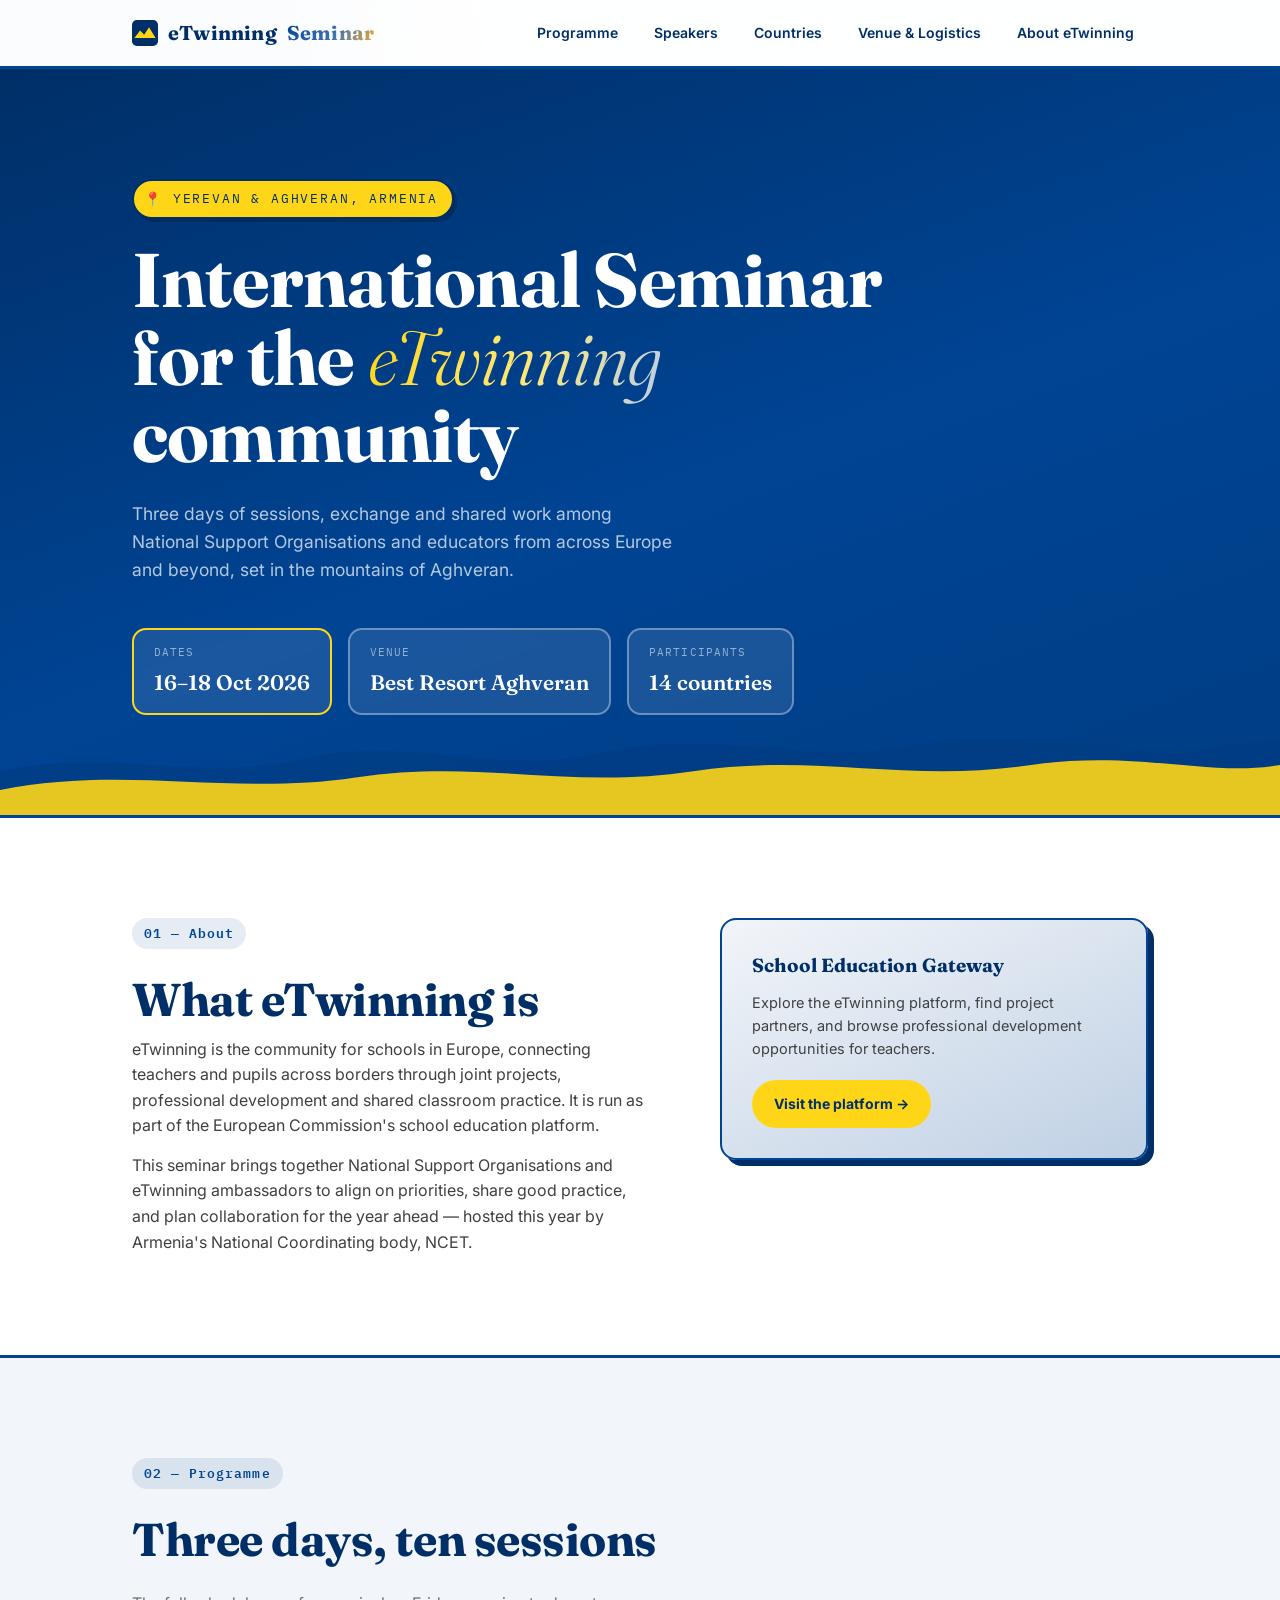
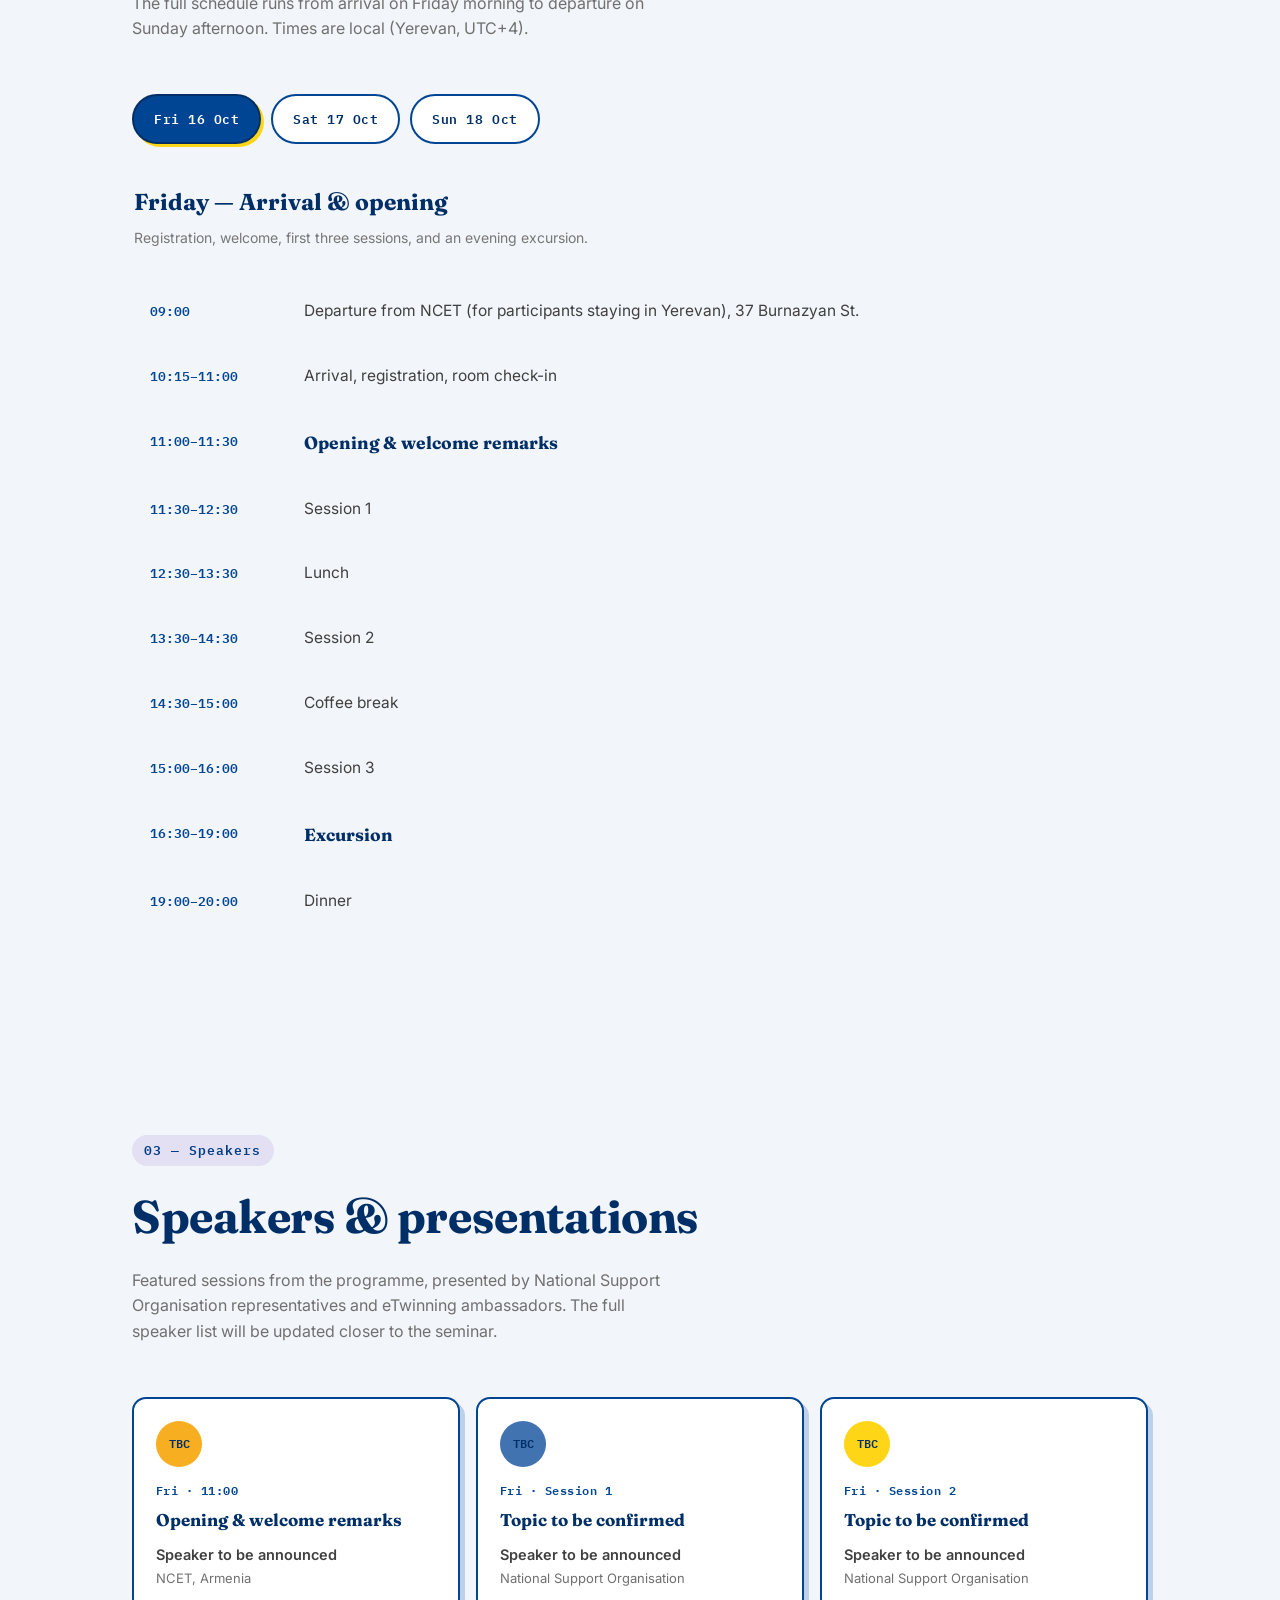
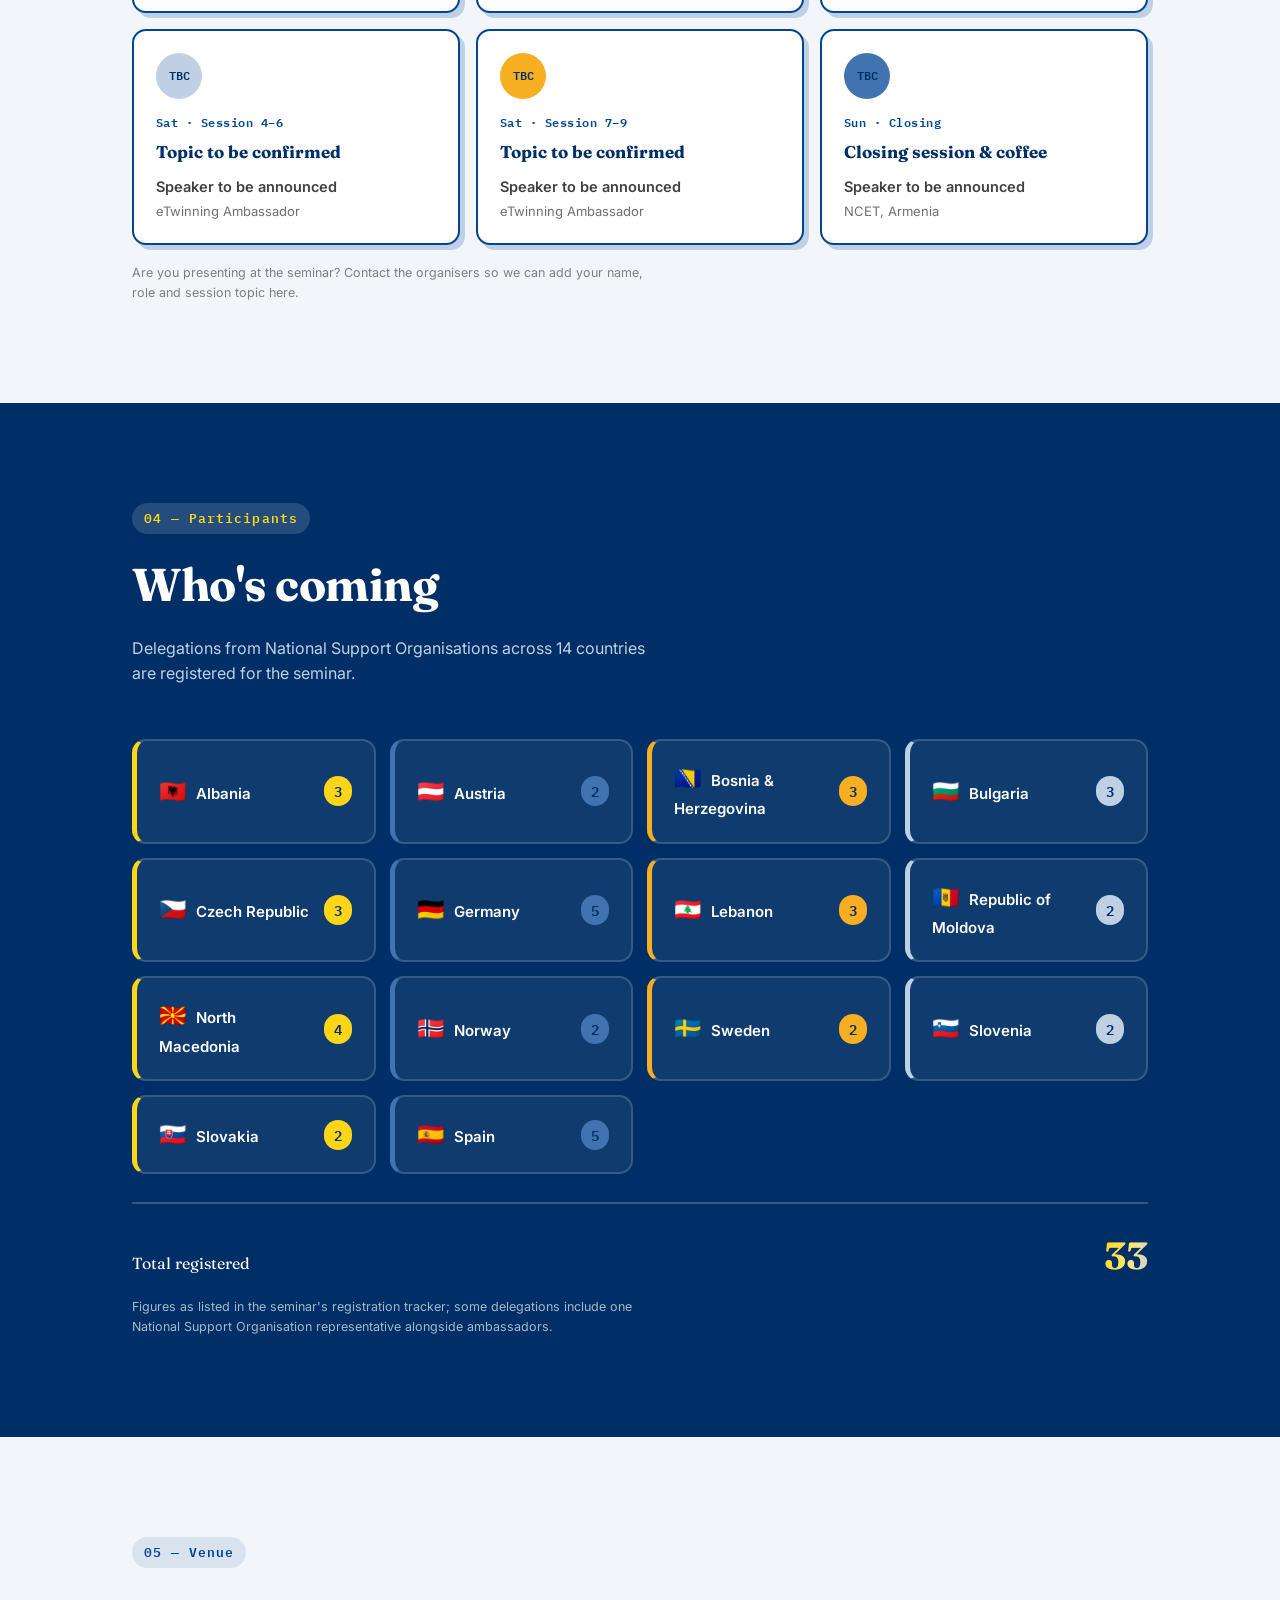
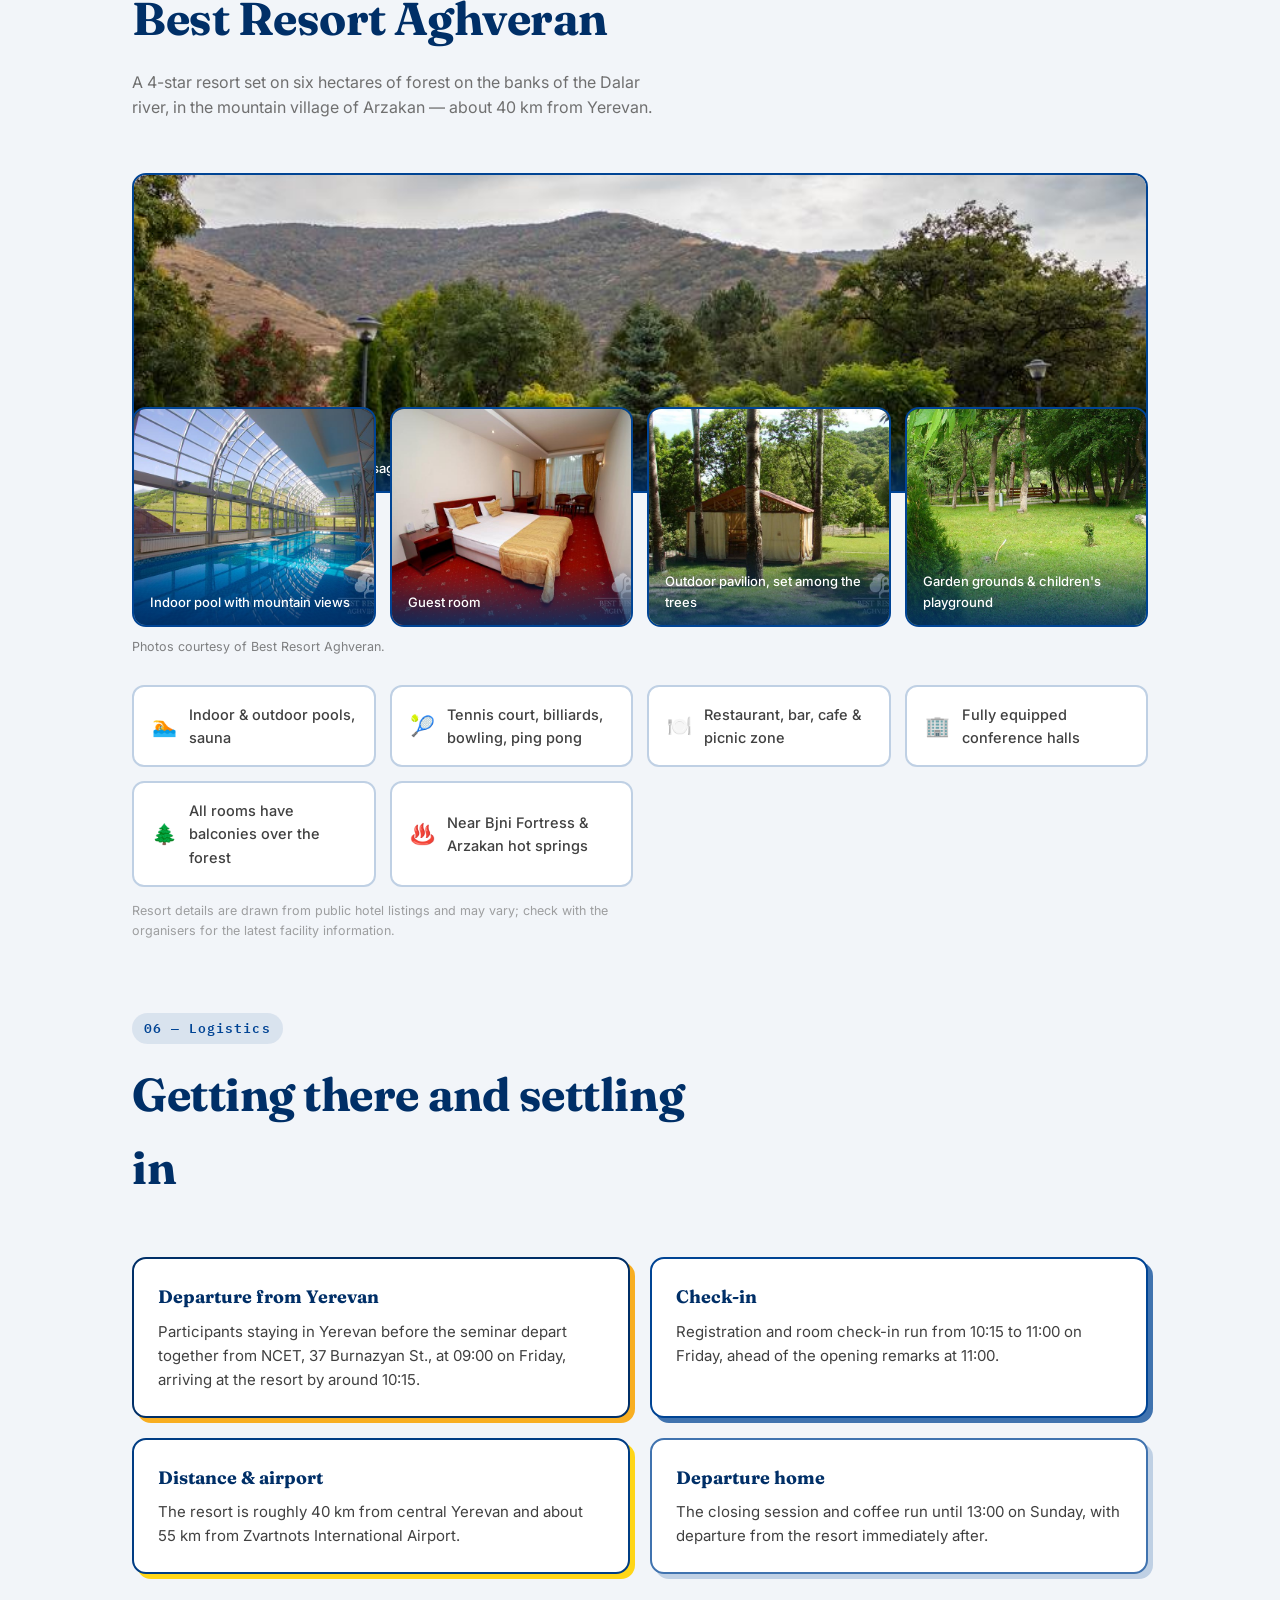
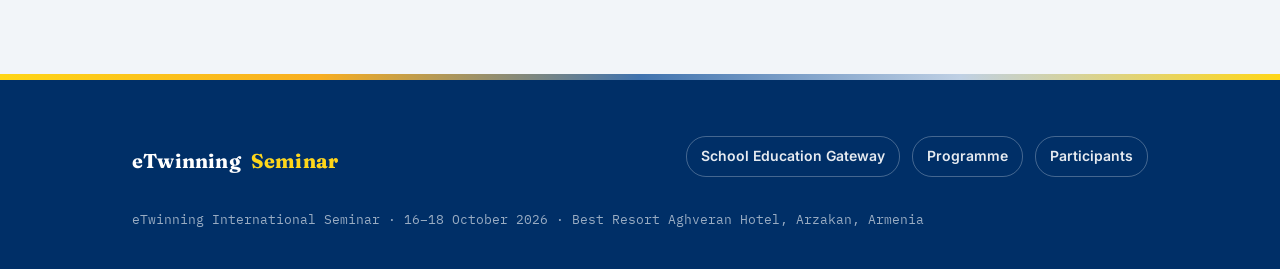
<file: index.html>
<!DOCTYPE html>
<html lang="en">
<head>
<meta charset="UTF-8">
<meta name="viewport" content="width=device-width, initial-scale=1.0">
<title>eTwinning International Seminar · Aghveran 2026</title>
<link rel="icon" type="image/svg+xml" href="favicon.svg">
<link rel="preconnect" href="https://fonts.googleapis.com">
<link rel="preconnect" href="https://fonts.gstatic.com" crossorigin>
<link href="https://fonts.googleapis.com/css2?family=Fraunces:opsz,wght@9..144,300;9..144,500;9..144,600;9..144,700;9..144,900&family=Inter:wght@400;500;600;700&family=IBM+Plex+Mono:wght@400;500&display=swap" rel="stylesheet">
<link rel="stylesheet" href="style.css">
</head>
<body>

<div class="blobs">
  <div class="blob" style="width:520px; height:520px; top:-160px; left:-140px; background:var(--blue-light);"></div>
  <div class="blob" style="width:460px; height:460px; top:280px; right:-160px; background:var(--yellow);"></div>
  <div class="blob" style="width:420px; height:420px; bottom:-140px; left:220px; background:var(--blue);"></div>
</div>

<nav>
  <div class="wrap">
    <div class="brand"><img src="favicon.svg" alt=""> eTwinning <span>Seminar</span></div>
    <div class="navlinks">
      <a href="#programme">Programme</a>
      <a href="#speakers">Speakers</a>
      <a href="#countries">Countries</a>
      <a href="#venue">Venue &amp; Logistics</a>
      <a href="#about">About eTwinning</a>
    </div>
  </div>
</nav>

<header class="hero">
  <img class="hero-ridge" src="hero-ridge.svg" alt="" role="presentation">
  <div class="wrap">
    <div class="eyebrow mono">Yerevan &amp; Aghveran, Armenia</div>
    <h1>International Seminar<br>for the <em>eTwinning</em> community</h1>
    <p class="hero-sub">Three days of sessions, exchange and shared work among National Support Organisations and educators from across Europe and beyond, set in the mountains of Aghveran.</p>
    <div class="hero-facts">
      <div class="fact-pill">
        <div class="fact-label">Dates</div>
        <div class="fact-value">16–18 Oct 2026</div>
      </div>
      <div class="fact-pill">
        <div class="fact-label">Venue</div>
        <div class="fact-value">Best Resort Aghveran</div>
      </div>
      <div class="fact-pill">
        <div class="fact-label">Participants</div>
        <div class="fact-value">14 countries</div>
      </div>
    </div>
  </div>
</header>

<section class="about" id="about">
  <div class="wrap about-grid">
    <div>
      <div class="section-num mono">01 — About</div>
      <h2>What eTwinning is</h2>
      <p>eTwinning is the community for schools in Europe, connecting teachers and pupils across borders through joint projects, professional development and shared classroom practice. It is run as part of the European Commission's school education platform.</p>
      <p>This seminar brings together National Support Organisations and eTwinning ambassadors to align on priorities, share good practice, and plan collaboration for the year ahead — hosted this year by Armenia's National Coordinating body, NCET.</p>
    </div>
    <div class="about-card">
      <h3>School Education Gateway</h3>
      <p>Explore the eTwinning platform, find project partners, and browse professional development opportunities for teachers.</p>
      <a class="button" href="https://school-education.ec.europa.eu/" target="_blank" rel="noopener">Visit the platform →</a>
    </div>
  </div>
</section>

<section id="programme" class="programme">
  <div class="wrap">
    <div class="section-head">
      <div class="section-num mono">02 — Programme</div>
      <h2>Three days, ten sessions</h2>
      <p class="lede">The full schedule runs from arrival on Friday morning to departure on Sunday afternoon. Times are local (Yerevan, UTC+4).</p>
    </div>

    <div class="day-tabs" role="tablist" aria-label="Seminar days">
      <button class="day-tab active" data-day="1" role="tab" aria-selected="true">Fri 16 Oct</button>
      <button class="day-tab" data-day="2" role="tab" aria-selected="false">Sat 17 Oct</button>
      <button class="day-tab" data-day="3" role="tab" aria-selected="false">Sun 18 Oct</button>
    </div>

    <div class="timeline">
      <div class="day-panel active" id="day-1">
        <div class="day-title">Friday — Arrival &amp; opening</div>
        <div class="day-caption">Registration, welcome, first three sessions, and an evening excursion.</div>
        <div class="t-row"><div class="t-time">09:00</div><div class="t-activity">Departure from NCET (for participants staying in Yerevan), 37 Burnazyan St.</div></div>
        <div class="t-row"><div class="t-time">10:15–11:00</div><div class="t-activity">Arrival, registration, room check-in</div></div>
        <div class="t-row"><div class="t-time">11:00–11:30</div><div class="t-activity highlight">Opening &amp; welcome remarks</div></div>
        <div class="t-row"><div class="t-time">11:30–12:30</div><div class="t-activity">Session 1</div></div>
        <div class="t-row"><div class="t-time">12:30–13:30</div><div class="t-activity">Lunch</div></div>
        <div class="t-row"><div class="t-time">13:30–14:30</div><div class="t-activity">Session 2</div></div>
        <div class="t-row"><div class="t-time">14:30–15:00</div><div class="t-activity">Coffee break</div></div>
        <div class="t-row"><div class="t-time">15:00–16:00</div><div class="t-activity">Session 3</div></div>
        <div class="t-row"><div class="t-time">16:30–19:00</div><div class="t-activity highlight">Excursion</div></div>
        <div class="t-row"><div class="t-time">19:00–20:00</div><div class="t-activity">Dinner</div></div>
      </div>

      <div class="day-panel" id="day-2">
        <div class="day-title">Saturday — Full working day</div>
        <div class="day-caption">The core of the seminar: six sessions bookended by breakfast and a gala dinner.</div>
        <div class="t-row"><div class="t-time">08:30–09:30</div><div class="t-activity">Breakfast</div></div>
        <div class="t-row"><div class="t-time">09:30–10:30</div><div class="t-activity">Session 4</div></div>
        <div class="t-row"><div class="t-time">10:30–11:30</div><div class="t-activity">Session 5</div></div>
        <div class="t-row"><div class="t-time">11:30–12:00</div><div class="t-activity">Session 6</div></div>
        <div class="t-row"><div class="t-time">13:00–14:00</div><div class="t-activity">Coffee break</div></div>
        <div class="t-row"><div class="t-time">14:00–15:00</div><div class="t-activity">Session 7</div></div>
        <div class="t-row"><div class="t-time">15:00–16:00</div><div class="t-activity">Session 8</div></div>
        <div class="t-row"><div class="t-time">16:00–16:30</div><div class="t-activity">Coffee break</div></div>
        <div class="t-row"><div class="t-time">16:30–17:30</div><div class="t-activity">Session 9</div></div>
        <div class="t-row"><div class="t-time">18:30–19:30</div><div class="t-activity">Free time</div></div>
        <div class="t-row"><div class="t-time">19:30–22:30</div><div class="t-activity highlight">Gala dinner</div></div>
      </div>

      <div class="day-panel" id="day-3">
        <div class="day-title">Sunday — Closing &amp; departure</div>
        <div class="day-caption">A final session, check-out, and closing remarks before departure.</div>
        <div class="t-row"><div class="t-time">08:30–09:30</div><div class="t-activity">Breakfast</div></div>
        <div class="t-row"><div class="t-time">09:30–11:00</div><div class="t-activity">Session 10</div></div>
        <div class="t-row"><div class="t-time">11:00–11:30</div><div class="t-activity">Check-out</div></div>
        <div class="t-row"><div class="t-time">11:30–13:00</div><div class="t-activity highlight">Closing session &amp; coffee</div></div>
        <div class="t-row"><div class="t-time">13:00</div><div class="t-activity">Departure</div></div>
      </div>
    </div>
  </div>
</section>

<section id="speakers" class="speakers">
  <div class="wrap">
    <div class="section-head">
      <div class="section-num mono">03 — Speakers</div>
      <h2>Speakers &amp; presentations</h2>
      <p class="lede">Featured sessions from the programme, presented by National Support Organisation representatives and eTwinning ambassadors. The full speaker list will be updated closer to the seminar.</p>
    </div>

    <div class="speaker-grid">
      <div class="speaker-card">
        <div class="speaker-avatar" style="--sp-accent:var(--yellow-deep);">TBC</div>
        <div class="speaker-tag mono">Fri · 11:00</div>
        <div class="speaker-topic">Opening &amp; welcome remarks</div>
        <div class="speaker-name">Speaker to be announced</div>
        <div class="speaker-role">NCET, Armenia</div>
      </div>
      <div class="speaker-card">
        <div class="speaker-avatar" style="--sp-accent:var(--blue-light);">TBC</div>
        <div class="speaker-tag mono">Fri · Session 1</div>
        <div class="speaker-topic">Topic to be confirmed</div>
        <div class="speaker-name">Speaker to be announced</div>
        <div class="speaker-role">National Support Organisation</div>
      </div>
      <div class="speaker-card">
        <div class="speaker-avatar" style="--sp-accent:var(--yellow);">TBC</div>
        <div class="speaker-tag mono">Fri · Session 2</div>
        <div class="speaker-topic">Topic to be confirmed</div>
        <div class="speaker-name">Speaker to be announced</div>
        <div class="speaker-role">National Support Organisation</div>
      </div>
      <div class="speaker-card">
        <div class="speaker-avatar" style="--sp-accent:var(--blue-pale);">TBC</div>
        <div class="speaker-tag mono">Sat · Session 4–6</div>
        <div class="speaker-topic">Topic to be confirmed</div>
        <div class="speaker-name">Speaker to be announced</div>
        <div class="speaker-role">eTwinning Ambassador</div>
      </div>
      <div class="speaker-card">
        <div class="speaker-avatar" style="--sp-accent:var(--yellow-deep);">TBC</div>
        <div class="speaker-tag mono">Sat · Session 7–9</div>
        <div class="speaker-topic">Topic to be confirmed</div>
        <div class="speaker-name">Speaker to be announced</div>
        <div class="speaker-role">eTwinning Ambassador</div>
      </div>
      <div class="speaker-card">
        <div class="speaker-avatar" style="--sp-accent:var(--blue-light);">TBC</div>
        <div class="speaker-tag mono">Sun · Closing</div>
        <div class="speaker-topic">Closing session &amp; coffee</div>
        <div class="speaker-name">Speaker to be announced</div>
        <div class="speaker-role">NCET, Armenia</div>
      </div>
    </div>
    <p class="country-note" style="margin-top:18px;">Are you presenting at the seminar? Contact the organisers so we can add your name, role and session topic here.</p>
  </div>
</section>

<section class="countries" id="countries">
  <div class="wrap">
    <div class="section-head">
      <div class="section-num mono">04 — Participants</div>
      <h2>Who's coming</h2>
      <p class="lede">Delegations from National Support Organisations across 14 countries are registered for the seminar.</p>
    </div>

    <div class="country-grid">
      <div class="country-card" style="--c-accent:var(--yellow);"><span><span class="country-flag">🇦🇱</span><span class="country-name">Albania</span></span><span class="country-count">3</span></div>
      <div class="country-card" style="--c-accent:var(--blue-light);"><span><span class="country-flag">🇦🇹</span><span class="country-name">Austria</span></span><span class="country-count">2</span></div>
      <div class="country-card" style="--c-accent:var(--yellow-deep);"><span><span class="country-flag">🇧🇦</span><span class="country-name">Bosnia &amp; Herzegovina</span></span><span class="country-count">3</span></div>
      <div class="country-card" style="--c-accent:var(--blue-pale);"><span><span class="country-flag">🇧🇬</span><span class="country-name">Bulgaria</span></span><span class="country-count">3</span></div>
      <div class="country-card" style="--c-accent:var(--yellow);"><span><span class="country-flag">🇨🇿</span><span class="country-name">Czech Republic</span></span><span class="country-count">3</span></div>
      <div class="country-card" style="--c-accent:var(--blue-light);"><span><span class="country-flag">🇩🇪</span><span class="country-name">Germany</span></span><span class="country-count">5</span></div>
      <div class="country-card" style="--c-accent:var(--yellow-deep);"><span><span class="country-flag">🇱🇧</span><span class="country-name">Lebanon</span></span><span class="country-count">3</span></div>
      <div class="country-card" style="--c-accent:var(--blue-pale);"><span><span class="country-flag">🇲🇩</span><span class="country-name">Republic of Moldova</span></span><span class="country-count">2</span></div>
      <div class="country-card" style="--c-accent:var(--yellow);"><span><span class="country-flag">🇲🇰</span><span class="country-name">North Macedonia</span></span><span class="country-count">4</span></div>
      <div class="country-card" style="--c-accent:var(--blue-light);"><span><span class="country-flag">🇳🇴</span><span class="country-name">Norway</span></span><span class="country-count">2</span></div>
      <div class="country-card" style="--c-accent:var(--yellow-deep);"><span><span class="country-flag">🇸🇪</span><span class="country-name">Sweden</span></span><span class="country-count">2</span></div>
      <div class="country-card" style="--c-accent:var(--blue-pale);"><span><span class="country-flag">🇸🇮</span><span class="country-name">Slovenia</span></span><span class="country-count">2</span></div>
      <div class="country-card" style="--c-accent:var(--yellow);"><span><span class="country-flag">🇸🇰</span><span class="country-name">Slovakia</span></span><span class="country-count">2</span></div>
      <div class="country-card" style="--c-accent:var(--blue-light);"><span><span class="country-flag">🇪🇸</span><span class="country-name">Spain</span></span><span class="country-count">5</span></div>
    </div>
    <div class="country-total">
      <span>Total registered</span>
      <span class="num">33</span>
    </div>
    <p class="country-note">Figures as listed in the seminar's registration tracker; some delegations include one National Support Organisation representative alongside ambassadors.</p>
  </div>
</section>

<section id="venue" class="venue">
  <div class="wrap">
    <div class="section-head">
      <div class="section-num mono">05 — Venue</div>
      <h2>Best Resort Aghveran</h2>
      <p class="lede">A 4-star resort set on six hectares of forest on the banks of the Dalar river, in the mountain village of Arzakan — about 40 km from Yerevan.</p>
    </div>

    <div class="venue-gallery">
      <figure class="gallery-item gallery-wide">
        <img src="venue-grounds.jpg" alt="View of the Aghveran mountains and resort grounds">
        <figcaption>The resort grounds, framed by the Tsaghkunyats mountains</figcaption>
      </figure>
      <figure class="gallery-item">
        <img src="venue-pool.jpg" alt="Indoor swimming pool at Best Resort Aghveran">
        <figcaption>Indoor pool with mountain views</figcaption>
      </figure>
      <figure class="gallery-item">
        <img src="venue-room.jpg" alt="Guest room at Best Resort Aghveran">
        <figcaption>Guest room</figcaption>
      </figure>
      <figure class="gallery-item">
        <img src="venue-pavilion.jpg" alt="Outdoor pavilion among trees at Best Resort Aghveran">
        <figcaption>Outdoor pavilion, set among the trees</figcaption>
      </figure>
      <figure class="gallery-item">
        <img src="venue-garden.jpg" alt="Garden and children's playground at Best Resort Aghveran">
        <figcaption>Garden grounds &amp; children's playground</figcaption>
      </figure>
    </div>
    <p class="country-note" style="margin-top:10px;">Photos courtesy of Best Resort Aghveran.</p>

    <div class="facility-grid">
      <div class="facility-item"><span class="facility-icon">🏊</span><span>Indoor &amp; outdoor pools, sauna</span></div>
      <div class="facility-item"><span class="facility-icon">🎾</span><span>Tennis court, billiards, bowling, ping pong</span></div>
      <div class="facility-item"><span class="facility-icon">🍽️</span><span>Restaurant, bar, cafe &amp; picnic zone</span></div>
      <div class="facility-item"><span class="facility-icon">🏢</span><span>Fully equipped conference halls</span></div>
      <div class="facility-item"><span class="facility-icon">🌲</span><span>All rooms have balconies over the forest</span></div>
      <div class="facility-item"><span class="facility-icon">♨️</span><span>Near Bjni Fortress &amp; Arzakan hot springs</span></div>
    </div>
    <p class="country-note" style="margin-top:14px; color:var(--grey);">Resort details are drawn from public hotel listings and may vary; check with the organisers for the latest facility information.</p>

    <div class="section-head" style="margin-top:72px;">
      <div class="section-num mono">06 — Logistics</div>
      <h2>Getting there and settling in</h2>
    </div>
    <div class="venue-grid">
      <div class="venue-item">
        <h3>Departure from Yerevan</h3>
        <p>Participants staying in Yerevan before the seminar depart together from NCET, 37 Burnazyan St., at 09:00 on Friday, arriving at the resort by around 10:15.</p>
      </div>
      <div class="venue-item">
        <h3>Check-in</h3>
        <p>Registration and room check-in run from 10:15 to 11:00 on Friday, ahead of the opening remarks at 11:00.</p>
      </div>
      <div class="venue-item">
        <h3>Distance &amp; airport</h3>
        <p>The resort is roughly 40 km from central Yerevan and about 55 km from Zvartnots International Airport.</p>
      </div>
      <div class="venue-item">
        <h3>Departure home</h3>
        <p>The closing session and coffee run until 13:00 on Sunday, with departure from the resort immediately after.</p>
      </div>
    </div>
  </div>
</section>

<footer>
  <div class="wrap">
    <div class="footer-grid">
      <div class="brand">eTwinning <span style="color:var(--yellow);">Seminar</span></div>
      <div class="footer-links">
        <a href="https://school-education.ec.europa.eu/" target="_blank" rel="noopener">School Education Gateway</a>
        <a href="#programme">Programme</a>
        <a href="#countries">Participants</a>
      </div>
    </div>
    <div class="footer-fine">eTwinning International Seminar · 16–18 October 2026 · Best Resort Aghveran Hotel, Arzakan, Armenia</div>
  </div>
</footer>

<script src="script.js"></script>
</body>
</html>
</file>
<file: style.css>
:root{
  --blue-deep: #002F67;
  --blue: #004494;
  --blue-mid: #003D84;
  --blue-light: #4073AF;
  --blue-pale: #BFD0E4;
  --blue-bg: #F2F5F9;
  --yellow: #FFD617;
  --yellow-deep: #F8AE21;
  --yellow-light: #FFE879;
  --yellow-pale: #FFF4BB;
  --ink: #404040;
  --grey: #707070;
  --grey-light: #F5F5F5;
  --white: #FFFFFF;
  --line: rgba(0,47,103,0.14);
}
*{box-sizing:border-box; margin:0; padding:0;}
html{scroll-behavior:smooth;}
body{
  background:var(--blue-bg);
  color:var(--ink);
  font-family:'Inter', sans-serif;
  font-size:16px;
  line-height:1.6;
  overflow-x:hidden;
}
a{color:inherit;}
.mono{font-family:'IBM Plex Mono', monospace;}
.wrap{max-width:1080px; margin:0 auto; padding:0 32px;}

.blobs{position:fixed; inset:0; z-index:-1; overflow:hidden; pointer-events:none;}
.blob{position:absolute; border-radius:50%; filter:blur(70px); opacity:0.25;}

/* ---------- nav ---------- */
nav{
  position:sticky; top:0; z-index:50;
  background:rgba(255,255,255,0.92);
  backdrop-filter: blur(8px);
  border-bottom:3px solid var(--blue);
}
nav .wrap{
  display:flex; align-items:center; justify-content:space-between;
  height:66px;
}
.brand{
  font-family:'Fraunces', serif; font-weight:700; font-size:20px; letter-spacing:0.01em;
  color:var(--blue-deep);
  display:flex; align-items:center; gap:10px;
}
.brand img{height:26px; width:26px;}
.brand span{
  background:linear-gradient(120deg, var(--blue), var(--blue-light) 55%, var(--yellow-deep));
  -webkit-background-clip:text; background-clip:text; color:transparent;
}
.navlinks{display:flex; gap:8px; font-size:14px; font-weight:600;}
.navlinks a{text-decoration:none; padding:8px 14px; border-radius:20px; transition:all .2s; color:var(--blue-deep);}
.navlinks a:hover{background:var(--yellow); color:var(--blue-deep);}
.navlinks a:focus-visible, a:focus-visible{outline:2px solid var(--blue); outline-offset:3px; border-radius:4px;}

/* ---------- hero ---------- */
.hero{
  position:relative;
  padding:110px 0 100px;
  overflow:hidden;
  background:linear-gradient(160deg, var(--blue-deep) 0%, var(--blue) 55%, var(--blue-mid) 100%);
  color:var(--white);
}
.hero-ridge{
  position:absolute; left:0; right:0; bottom:0; width:100%; height:auto; z-index:0; display:block;
}
.hero .wrap{position:relative; z-index:1;}
.eyebrow{
  font-family:'IBM Plex Mono', monospace; font-size:13px; text-transform:uppercase;
  letter-spacing:0.14em; color:var(--blue-deep); margin-bottom:22px;
  display:inline-flex; align-items:center; gap:10px;
  background:var(--yellow); border:2px solid var(--blue-deep); padding:7px 14px 7px 10px; border-radius:30px;
  box-shadow:3px 3px 0 rgba(0,0,0,0.2);
}
.eyebrow::before{content:'📍'; font-size:14px;}
h1{
  font-family:'Fraunces', serif;
  font-weight:700;
  font-size:clamp(40px, 6vw, 76px);
  line-height:1.02;
  letter-spacing:-0.01em;
  max-width:820px;
  color:var(--white);
}
h1 em{
  font-style:italic; font-weight:300;
  background:linear-gradient(100deg, var(--yellow), var(--yellow-light) 55%, var(--blue-pale));
  -webkit-background-clip:text; background-clip:text; color:transparent;
}
.hero-sub{
  margin-top:26px; max-width:540px; font-size:17.5px; color:var(--blue-pale); opacity:0.95;
}
.hero-facts{
  display:flex; flex-wrap:wrap; gap:16px; margin-top:44px;
}
.fact-pill{
  background:rgba(255,255,255,0.1); border:2px solid rgba(255,255,255,0.35); border-radius:14px;
  padding:14px 20px; backdrop-filter:blur(4px);
}
.fact-pill:nth-child(1){border-color:var(--yellow);}
.fact-label{font-family:'IBM Plex Mono', monospace; font-size:11px; text-transform:uppercase; letter-spacing:0.1em; opacity:0.75; color:var(--blue-pale);}
.fact-value{font-family:'Fraunces', serif; font-size:21px; font-weight:600; margin-top:4px; color:var(--white);}

/* ---------- section shell ---------- */
section{padding:100px 0;}
.section-head{margin-bottom:52px; max-width:600px;}
.section-num{
  font-family:'IBM Plex Mono', monospace; font-size:13px; letter-spacing:0.08em;
  display:inline-block; padding:5px 12px; border-radius:20px; font-weight:600;
  background:rgba(0,68,148,0.1); color:var(--blue);
}
h2{
  font-family:'Fraunces', serif; font-weight:700; font-size:clamp(30px, 4vw, 46px);
  margin-top:14px; letter-spacing:-0.01em; color:var(--blue-deep);
}
.lede{margin-top:14px; color:var(--grey); font-size:16px; max-width:540px;}

/* ---------- about ---------- */
.about{background:var(--white); border-top:3px solid var(--blue); border-bottom:3px solid var(--blue);}
.about-grid{display:grid; grid-template-columns:1.1fr 0.9fr; gap:64px; align-items:start;}
.about p{color:var(--ink);}
.about p + p{margin-top:14px;}
.about-card{
  background:linear-gradient(155deg, var(--blue-bg), var(--blue-pale));
  border:2px solid var(--blue); border-radius:16px; padding:30px;
  box-shadow:6px 6px 0 var(--blue-deep);
}
.about-card h3{font-family:'Fraunces',serif; font-size:19px; font-weight:700; color:var(--blue-deep);}
.about-card p{color:var(--ink); font-size:14.5px; margin-top:10px;}
.about-card a.button{
  display:inline-flex; align-items:center; gap:8px; margin-top:20px;
  background:var(--yellow); color:var(--blue-deep); text-decoration:none;
  font-size:14px; font-weight:700; padding:13px 22px; border-radius:30px;
  transition:transform .15s, background .2s;
}
.about-card a.button:hover{background:var(--yellow-deep); transform:translateY(-2px);}

/* ---------- programme / timeline ---------- */
.day-tabs{display:flex; gap:10px; margin-bottom:40px; flex-wrap:wrap;}
.day-tab{
  font-family:'IBM Plex Mono', monospace; font-size:13px; font-weight:600; letter-spacing:0.04em;
  padding:12px 20px; border:2px solid var(--blue); background:var(--white); cursor:pointer;
  color:var(--blue-deep); border-radius:30px; transition: all .2s;
}
.day-tab.active{background:var(--blue); color:var(--white); border-color:var(--blue-deep); box-shadow:3px 3px 0 var(--yellow);}
.day-tab:hover:not(.active){background:var(--yellow-pale); border-color:var(--blue);}

.timeline{position:relative; padding-left:2px;}
.day-panel{display:none;}
.day-panel.active{display:block; animation:fade .35s ease;}
@keyframes fade{from{opacity:0; transform:translateY(6px);} to{opacity:1; transform:translateY(0);}}

.day-title{
  font-family:'Fraunces', serif; font-size:23px; font-weight:700; margin-bottom:6px; color:var(--blue-deep);
}
.day-caption{color:var(--grey); font-size:14px; margin-bottom:32px; opacity:0.95;}

.t-row{
  display:grid; grid-template-columns:130px 1fr; gap:24px;
  padding:18px 16px; border-radius:12px; position:relative; margin-bottom:4px;
}
.t-row:nth-child(odd){background:var(--blue-bg);}
.t-time{
  font-family:'IBM Plex Mono', monospace; font-size:13px; font-weight:600; color:var(--blue); padding-top:2px;
}
.t-activity{font-size:15.5px; color:var(--ink);}
.t-activity.highlight{font-weight:700; font-family:'Fraunces', serif; font-size:17.5px; color:var(--blue-deep);}

/* ---------- speakers ---------- */
.speakers .section-num{background:rgba(122,79,209,0.12); color:var(--blue-mid);}
.speaker-grid{
  display:grid; grid-template-columns:repeat(auto-fill, minmax(260px,1fr)); gap:16px; margin-top:8px;
}
.speaker-card{
  background:var(--white); border:2px solid var(--blue); border-radius:14px; padding:22px;
  box-shadow:5px 5px 0 var(--blue-pale);
  transition:transform .15s;
}
.speaker-card:hover{transform:translateY(-3px);}
.speaker-avatar{
  width:46px; height:46px; border-radius:50%; display:flex; align-items:center; justify-content:center;
  background:var(--sp-accent, var(--yellow)); color:var(--blue-deep);
  font-family:'IBM Plex Mono', monospace; font-weight:600; font-size:12px; margin-bottom:14px;
}
.speaker-tag{font-size:12px; color:var(--blue); font-weight:600; letter-spacing:0.04em; margin-bottom:6px;}
.speaker-topic{font-family:'Fraunces', serif; font-weight:700; font-size:17px; color:var(--blue-deep); margin-bottom:10px;}
.speaker-name{font-size:14.5px; font-weight:600; color:var(--ink);}
.speaker-role{font-size:13px; color:var(--grey); margin-top:2px;}

/* ---------- countries ---------- */
.countries{background:var(--blue-deep); color:var(--white); position:relative; overflow:hidden;}
.countries .section-num{background:rgba(255,255,255,0.14); color:var(--yellow);}
.countries h2{color:var(--white);}
.countries .lede{color:var(--blue-pale);}
.country-grid{
  display:grid; grid-template-columns:repeat(auto-fill, minmax(230px,1fr)); gap:14px; margin-top:12px;
}
.country-card{
  background:rgba(255,255,255,0.06); border:2px solid rgba(255,255,255,0.16); border-radius:14px;
  padding:20px 22px; display:flex; align-items:center; justify-content:space-between; gap:12px;
  border-left:5px solid var(--c-accent, var(--yellow));
  transition:transform .15s, background .2s;
}
.country-card:hover{background:rgba(255,255,255,0.12); transform:translateY(-2px);}
.country-name{font-size:15px; font-weight:600;}
.country-flag{font-size:22px; margin-right:10px;}
.country-count{
  font-family:'IBM Plex Mono', monospace; font-size:14px; font-weight:600; color:var(--blue-deep);
  background:var(--c-accent, var(--yellow)); padding:4px 10px; border-radius:20px;
}
.country-total{
  margin-top:28px; display:flex; justify-content:space-between; align-items:baseline;
  font-family:'Fraunces', serif; padding-top:22px; border-top:2px solid rgba(255,255,255,0.2);
}
.country-total .num{
  font-size:38px; font-weight:700;
  background:linear-gradient(100deg, var(--yellow), var(--yellow-light) 60%, var(--blue-pale));
  -webkit-background-clip:text; background-clip:text; color:transparent;
}
.country-note{font-size:12.5px; opacity:0.65; margin-top:10px; max-width:520px;}

/* ---------- venue gallery & facilities ---------- */
.venue-gallery{
  display:grid; grid-template-columns:repeat(auto-fit, minmax(220px,1fr)); grid-auto-rows:220px; gap:14px; margin-top:8px;
}
.gallery-wide{grid-column:1 / -1; height:320px;}
.gallery-item{
  position:relative; margin:0; border-radius:14px; overflow:hidden;
  border:2px solid var(--blue); background:var(--blue-bg);
}
.gallery-item img{width:100%; height:100%; display:block; object-fit:cover;}
.gallery-item figcaption{
  position:absolute; left:0; right:0; bottom:0;
  background:linear-gradient(0deg, rgba(0,47,103,0.85), rgba(0,47,103,0));
  color:var(--white); font-size:13px; font-weight:500; padding:26px 16px 12px;
}
.facility-grid{
  display:grid; grid-template-columns:repeat(auto-fit, minmax(240px,1fr)); gap:14px; margin-top:28px;
}
.facility-item{
  display:flex; align-items:center; gap:12px;
  background:var(--white); border:2px solid var(--blue-pale); border-radius:12px; padding:16px 18px;
  font-size:14.5px; font-weight:500; color:var(--ink);
}
.facility-icon{font-size:20px;}

/* ---------- venue logistics ---------- */
.venue-grid{display:grid; grid-template-columns:1fr 1fr; gap:20px;}
.venue-item{
  background:var(--white); border:2px solid var(--blue); border-radius:14px; padding:24px;
  box-shadow:5px 5px 0 var(--blue-pale);
}
.venue-item:nth-child(1){box-shadow:5px 5px 0 var(--yellow-deep); border-color:var(--blue-deep);}
.venue-item:nth-child(2){box-shadow:5px 5px 0 var(--blue-light); border-color:var(--blue);}
.venue-item:nth-child(3){box-shadow:5px 5px 0 var(--yellow); border-color:var(--blue-mid);}
.venue-item:nth-child(4){box-shadow:5px 5px 0 var(--blue-pale); border-color:var(--blue-light);}
.venue-item h3{font-family:'Fraunces', serif; font-size:18px; font-weight:700; margin-bottom:8px; color:var(--blue-deep);}
.venue-item p{color:var(--ink); font-size:15px;}

/* ---------- footer ---------- */
footer{
  background:var(--blue-deep); color:var(--white); padding:56px 0 40px;
  border-top:6px solid transparent;
  border-image:linear-gradient(90deg, var(--yellow), var(--yellow-deep), var(--blue-light), var(--blue-pale), var(--yellow)) 1;
}
.footer-grid{display:flex; justify-content:space-between; align-items:flex-end; flex-wrap:wrap; gap:24px;}
footer .brand{color:var(--white);}
.footer-links{display:flex; gap:12px; font-size:14px; font-weight:600;}
.footer-links a{text-decoration:none; opacity:0.9; padding:8px 14px; border-radius:20px; border:1px solid rgba(255,255,255,0.3);}
.footer-links a:hover{opacity:1; background:var(--yellow); color:var(--blue-deep); border-color:var(--yellow);}
.footer-fine{margin-top:32px; font-size:12.5px; opacity:0.6; font-family:'IBM Plex Mono', monospace;}

@media (max-width:760px){
  .about-grid{grid-template-columns:1fr;}
  .venue-grid{grid-template-columns:1fr;}
  .venue-gallery{grid-template-columns:1fr 1fr;}
  .gallery-wide{grid-column:span 2;}
  .navlinks{display:none;}
  .t-row{grid-template-columns:90px 1fr;}
}
@media (max-width:520px){
  .venue-gallery{grid-template-columns:1fr;}
  .gallery-wide{grid-column:span 1;}
}
@media (prefers-reduced-motion: reduce){
  html{scroll-behavior:auto;}
  .day-panel.active{animation:none;}
}
</file>
